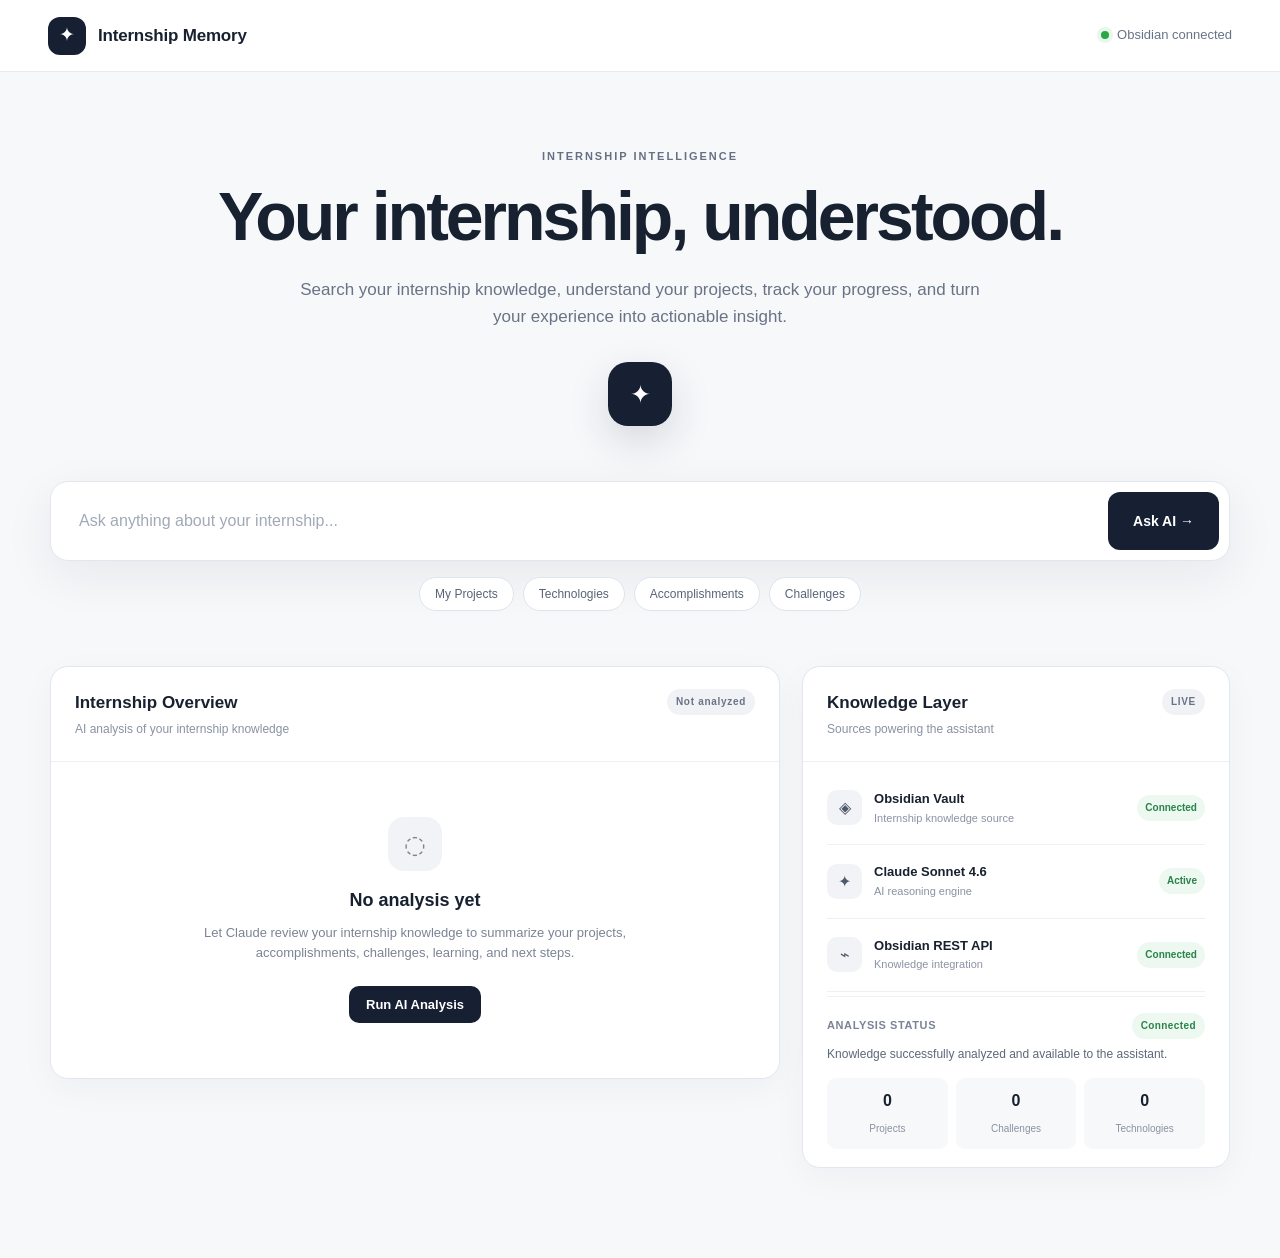
<file: index.html>
<!DOCTYPE html>
<html lang="en">

<head>
    <meta charset="UTF-8">

    <meta
        name="viewport"
        content="width=device-width, initial-scale=1.0"
    >

    <title>AI Internship Memory Assistant</title>

    <link
        rel="stylesheet"
        href="style.css"
    >
</head>

<body>

<header class="topbar">

    <div class="brand">
        <div class="brand-mark">✦</div>

        <div class="brand-name">
            Internship Memory
        </div>
    </div>

    <div class="connection">
        <span class="connection-dot"></span>
        Obsidian connected
    </div>

</header>


<main class="page">

    <!-- HERO -->

    <section class="hero">

        <div class="eyebrow">
            INTERNSHIP INTELLIGENCE
        </div>

        <h1>
            Your internship, understood.
        </h1>

        <p>
            Search your internship knowledge, understand your
            projects, track your progress, and turn your
            experience into actionable insight.
        </p>

        <div class="ai-core">
            ✦
        </div>

    </section>


    <!-- ASK AI -->

    <section class="ask-section">

        <div class="ask-card">

            <div class="ask-row">

                <input
                    id="question"
                    class="question-input"
                    type="text"
                    placeholder="Ask anything about your internship..."
                    autocomplete="off"
                >

                <button
                    id="askButton"
                    class="ask-button"
                    onclick="askQuestion()"
                >
                    Ask AI →
                </button>

            </div>

        </div>


        <!-- QUICK QUESTIONS -->

        <div class="quick-prompts">

            <button
                class="quick-prompt"
                onclick="quickAsk('What projects did I work on during my internship?')"
            >
                My Projects
            </button>

            <button
                class="quick-prompt"
                onclick="quickAsk('What technologies and tools did I use during my internship?')"
            >
                Technologies
            </button>

            <button
                class="quick-prompt"
                onclick="quickAsk('What accomplishments did I achieve during my internship?')"
            >
                Accomplishments
            </button>

            <button
                class="quick-prompt"
                onclick="quickAsk('What challenges and blockers did I encounter during my internship?')"
            >
                Challenges
            </button>

        </div>

    </section>


    <!-- AI RESPONSE -->

    <section
        id="answerWrapper"
        class="answer-wrapper"
    >

        <div class="answer-card">

            <div class="answer-header">

                <div>
                    <div class="answer-title">
                        AI Response
                    </div>
                </div>

                <div class="answer-label">
                    INTERNSHIP KNOWLEDGE
                </div>

            </div>


            <div
                id="answerContent"
                class="answer-content"
            >
                Ask a question to search your internship knowledge.
            </div>

        </div>

    </section>


    <!-- DASHBOARD -->

    <section class="dashboard">


        <!-- INTERNSHIP OVERVIEW -->

        <div class="panel">

            <div class="panel-header">

                <div>

                    <div class="panel-heading">
                        <strong>
                            Internship Overview
                        </strong>
                    </div>

                    <div class="panel-subtitle">
                        AI analysis of your internship knowledge
                    </div>

                </div>

                <span
                    id="healthStatus"
                    class="panel-status"
                >
                    Not analyzed
                </span>

            </div>


            <!-- EMPTY STATE -->

            <div
                id="healthEmpty"
                class="health-empty"
            >

                <div class="empty-symbol">
                    ◌
                </div>

                <h3>
                    No analysis yet
                </h3>

                <p>
                    Let Claude review your internship knowledge
                    to summarize your projects, accomplishments,
                    challenges, learning, and next steps.
                </p>

                <button
                    id="healthButton"
                    class="health-button"
                    onclick="healthCheck()"
                >
                    Run AI Analysis
                </button>

            </div>


            <!-- HEALTH CONTENT -->

            <div
                id="healthContent"
                class="health-content"
            >

                <div class="health-summary">

                    <div class="health-status-left">

                        <span
                            id="healthIndicator"
                            class="health-indicator"
                        ></span>

                        <div>

                            <strong id="healthTitle">
                                Internship Progress
                            </strong>

                            <span>
                                AI-generated assessment
                            </span>

                        </div>

                    </div>

                    <button
                        class="reanalyze-button"
                        onclick="healthCheck()"
                    >
                        Re-analyze
                    </button>

                </div>


                <!-- STATISTICS -->

                <div class="health-stats">

                    <div class="health-stat">
                        <span
                            id="highCount"
                            class="health-stat-number"
                        >
                            0
                        </span>

                        <span class="health-stat-label">
                            Projects
                        </span>
                    </div>


                    <div class="health-stat">
                        <span
                            id="attentionCount"
                            class="health-stat-number"
                        >
                            0
                        </span>

                        <span class="health-stat-label">
                            Challenges
                        </span>
                    </div>


                    <div class="health-stat">
                        <span
                            id="trackCount"
                            class="health-stat-number"
                        >
                            0
                        </span>

                        <span class="health-stat-label">
                            Technologies
                        </span>
                    </div>

                </div>


                <!-- FINDINGS -->

                <div
                    id="healthFindings"
                    class="health-findings"
                ></div>


                <!-- NEXT STEPS -->

                <div class="actions">

                    <div class="section-label">
                        Recommended Next Steps
                    </div>

                    <div
                        id="recommendedActions"
                        class="recommended-actions"
                    ></div>

                </div>

            </div>

        </div>


        <!-- KNOWLEDGE LAYER -->

        <div class="panel">

            <div class="panel-header">

                <div>

                    <div class="panel-heading">
                        <strong>
                            Knowledge Layer
                        </strong>
                    </div>

                    <div class="panel-subtitle">
                        Sources powering the assistant
                    </div>

                </div>

                <span class="panel-status">
                    LIVE
                </span>

            </div>


            <div class="knowledge-body">


                <!-- OBSIDIAN -->

                <div class="knowledge-row">

                    <div class="knowledge-icon">
                        ◈
                    </div>

                    <div class="knowledge-info">

                        <strong>
                            Obsidian Vault
                        </strong>

                        <span>
                            Internship knowledge source
                        </span>

                    </div>

                    <div class="live-badge">
                        Connected
                    </div>

                </div>


                <!-- CLAUDE -->

                <div class="knowledge-row">

                    <div class="knowledge-icon">
                        ✦
                    </div>

                    <div class="knowledge-info">

                        <strong>
                            Claude Sonnet 4.6
                        </strong>

                        <span>
                            AI reasoning engine
                        </span>

                    </div>

                    <div class="live-badge">
                        Active
                    </div>

                </div>


                <!-- REST API -->

                <div class="knowledge-row">

                    <div class="knowledge-icon">
                        ⌁
                    </div>

                    <div class="knowledge-info">

                        <strong>
                            Obsidian REST API
                        </strong>

                        <span>
                            Knowledge integration
                        </span>

                    </div>

                    <div class="live-badge">
                        Connected
                    </div>

                </div>

            </div>

        </div>

    </section>

</main>


<script src="script.js"></script>

</body>
</html>
</file>
<file: style.css>
* {
    box-sizing: border-box;
}


html {
    scroll-behavior: smooth;
}


body {
    margin: 0;

    font-family:
        Inter,
        -apple-system,
        BlinkMacSystemFont,
        "Segoe UI",
        sans-serif;

    background:
        #f7f8fa;

    color:
        #18212f;

    line-height: 1.6;
}


/* ============================================================
   TOP BAR
============================================================ */

.topbar {

    height: 72px;

    padding:
        0 48px;

    display: flex;

    align-items: center;

    justify-content: space-between;

    background: #ffffff;

    border-bottom:
        1px solid #e7eaf0;

    position: sticky;

    top: 0;

    z-index: 100;
}


.brand {

    display: flex;

    align-items: center;

    gap: 12px;
}


.brand-mark {

    width: 38px;

    height: 38px;

    border-radius: 12px;

    display: flex;

    align-items: center;

    justify-content: center;

    background:
        #172033;

    color:
        #ffffff;

    font-size: 19px;
}


.brand-name {

    font-size: 17px;

    font-weight: 700;

    letter-spacing:
        -0.2px;
}


.connection {

    display: flex;

    align-items: center;

    gap: 8px;

    font-size: 13px;

    color: #697386;
}


.connection-dot {

    width: 8px;

    height: 8px;

    border-radius: 50%;

    background: #28a745;

    box-shadow:
        0 0 0 4px rgba(40, 167, 69, 0.1);
}


/* ============================================================
   PAGE
============================================================ */

.page {

    width: min(
        1180px,
        calc(100% - 40px)
    );

    margin:
        0 auto;

    padding:
        70px 0 90px;
}


/* ============================================================
   HERO
============================================================ */

.hero {

    text-align: center;

    max-width: 850px;

    margin:
        0 auto 55px;

    position: relative;
}


.eyebrow {

    display: inline-block;

    font-size: 11px;

    font-weight: 800;

    letter-spacing: 2px;

    color: #657084;

    margin-bottom: 15px;
}


.hero h1 {

    margin: 0;

    font-size:
        clamp(42px, 6vw, 68px);

    line-height: 1.05;

    letter-spacing:
        -3px;

    color: #18212f;
}


.hero p {

    max-width: 680px;

    margin:
        24px auto 0;

    font-size: 17px;

    color: #687386;

}


.ai-core {

    width: 64px;

    height: 64px;

    margin:
        32px auto 0;

    border-radius: 20px;

    display: flex;

    align-items: center;

    justify-content: center;

    background:
        #172033;

    color:
        #ffffff;

    font-size: 25px;

    box-shadow:
        0 15px 40px
        rgba(23, 32, 51, 0.15);
}


/* ============================================================
   ASK
============================================================ */

.ask-section {

    margin-bottom: 55px;
}


.ask-card {

    padding: 10px;

    background:
        #ffffff;

    border:
        1px solid #e2e6ed;

    border-radius: 18px;

    box-shadow:
        0 15px 50px
        rgba(24, 33, 47, 0.07);
}


.ask-row {

    display: flex;

    gap: 10px;
}


.question-input {

    flex: 1;

    min-width: 0;

    height: 58px;

    border: none;

    outline: none;

    padding:
        0 18px;

    font-size: 16px;

    color: #18212f;

    background: transparent;
}


.question-input::placeholder {
    color: #a1a9b7;
}


.ask-button {

    border: none;

    border-radius: 12px;

    padding:
        0 25px;

    background:
        #172033;

    color:
        #ffffff;

    font-size: 14px;

    font-weight: 700;

    cursor: pointer;

    transition:
        transform 0.2s,
        opacity 0.2s;
}


.ask-button:hover {
    transform: translateY(-1px);
}


.ask-button:disabled {

    opacity: 0.6;

    cursor: wait;
}


/* ============================================================
   QUICK PROMPTS
============================================================ */

.quick-prompts {

    display: flex;

    flex-wrap: wrap;

    justify-content: center;

    gap: 9px;

    margin-top: 16px;
}


.quick-prompt {

    border:
        1px solid #dfe4ec;

    background:
        #ffffff;

    color:
        #596477;

    border-radius: 999px;

    padding:
        9px 15px;

    font-size: 12px;

    cursor: pointer;

    transition:
        all 0.2s;
}


.quick-prompt:hover {

    border-color:
        #172033;

    color:
        #172033;

    transform:
        translateY(-1px);
}


/* ============================================================
   ANSWER
============================================================ */

.answer-wrapper {

    display: none;

    margin-bottom: 55px;

    animation:
        fadeIn 0.35s ease;
}


.answer-wrapper.visible {
    display: block;
}


.answer-card {

    background:
        #ffffff;

    border:
        1px solid #e2e6ed;

    border-radius: 18px;

    overflow: hidden;

    box-shadow:
        0 12px 40px
        rgba(24, 33, 47, 0.05);
}


.answer-header {

    padding:
        18px 22px;

    display: flex;

    align-items: center;

    justify-content: space-between;

    border-bottom:
        1px solid #edf0f4;
}


.answer-title {

    font-size: 15px;

    font-weight: 750;
}


.answer-label {

    font-size: 10px;

    font-weight: 800;

    letter-spacing:
        1.2px;

    color: #7b8494;
}


.answer-content {

    padding:
        25px;

    color:
        #394457;

    font-size: 15px;
}


.main-answer {

    font-size: 16px;

    line-height: 1.75;

    color:
        #273244;

    white-space: normal;
}


.response-section {

    margin-top: 25px;

    padding-top: 22px;

    border-top:
        1px solid #edf0f4;
}


.response-section-title {

    font-size: 12px;

    text-transform: uppercase;

    letter-spacing:
        1.1px;

    font-weight: 800;

    color:
        #7a8495;

    margin-bottom:
        12px;
}


.key-points,
.finding-list {

    margin:
        0;

    padding-left:
        20px;
}


.key-points li,
.finding-list li {

    margin-bottom:
        8px;
}


.sources {

    display: flex;

    flex-wrap: wrap;

    gap: 8px;
}


.source-tag {

    padding:
        6px 10px;

    border-radius:
        7px;

    background:
        #f1f3f7;

    color:
        #596477;

    font-size: 12px;
}


/* ============================================================
   LOADING
============================================================ */

.loading {

    display: flex;

    align-items: center;

    gap: 12px;

    color:
        #707a8c;
}


.loading-spinner {

    width: 18px;

    height: 18px;

    border:
        2px solid #e2e6ed;

    border-top-color:
        #172033;

    border-radius: 50%;

    animation:
        spin 0.7s linear infinite;
}


/* ============================================================
   ERROR
============================================================ */

.error-box {

    padding: 18px;

    border:
        1px solid #f0c8c8;

    border-radius: 12px;

    background:
        #fff7f7;

    color:
        #9a3838;
}


.error-box p {

    margin:
        6px 0;

}


.error-message {

    color:
        #9a3838;

    padding:
        10px 0;
}


/* ============================================================
   DASHBOARD
============================================================ */

.dashboard {

    display: grid;

    grid-template-columns:
        1.45fr 0.85fr;

    gap: 22px;

    align-items: start;
}


.panel {

    background:
        #ffffff;

    border:
        1px solid #e2e6ed;

    border-radius:
        18px;

    overflow:
        hidden;

    box-shadow:
        0 10px 35px
        rgba(24, 33, 47, 0.04);
}


.panel-header {

    padding:
        22px 24px;

    display: flex;

    align-items: flex-start;

    justify-content: space-between;

    border-bottom:
        1px solid #edf0f4;
}


.panel-heading {

    font-size:
        17px;
}


.panel-subtitle {

    margin-top:
        3px;

    font-size:
        12px;

    color:
        #8992a2;
}


.panel-status {

    padding:
        5px 9px;

    border-radius:
        999px;

    background:
        #f0f2f5;

    color:
        #687386;

    font-size:
        10px;

    font-weight:
        800;

    letter-spacing:
        0.7px;
}


/* ============================================================
   HEALTH EMPTY
============================================================ */

.health-empty {

    text-align:
        center;

    padding:
        55px 30px;
}


.empty-symbol {

    width:
        54px;

    height:
        54px;

    margin:
        0 auto 15px;

    border-radius:
        16px;

    display:
        flex;

    align-items:
        center;

    justify-content:
        center;

    background:
        #f1f3f6;

    color:
        #7b8494;

    font-size:
        25px;
}


.health-empty h3 {

    margin:
        0 0 8px;

    font-size:
        18px;
}


.health-empty p {

    max-width:
        500px;

    margin:
        0 auto 22px;

    color:
        #7b8494;

    font-size:
        13px;
}


.health-button {

    border:
        none;

    padding:
        11px 17px;

    border-radius:
        10px;

    background:
        #172033;

    color:
        #ffffff;

    font-size:
        13px;

    font-weight:
        700;

    cursor:
        pointer;
}


.health-button:disabled {

    opacity:
        0.6;

    cursor:
        wait;
}


/* ============================================================
   HEALTH CONTENT
============================================================ */

.health-content {

    display:
        none;

    padding:
        22px 24px 26px;
}


.health-summary {

    display:
        flex;

    align-items:
        center;

    justify-content:
        space-between;

    gap:
        15px;

    margin-bottom:
        20px;
}


.health-status-left {

    display:
        flex;

    align-items:
        center;

    gap:
        11px;
}


.health-status-left strong {

    display:
        block;

    font-size:
        14px;
}


.health-status-left span:last-child {

    display:
        block;

    font-size:
        11px;

    color:
        #8a93a2;
}


.health-indicator {

    width:
        10px;

    height:
        10px;

    border-radius:
        50%;

    background:
        #28a745;
}


.reanalyze-button {

    border:
        1px solid #dfe4ec;

    background:
        #ffffff;

    border-radius:
        8px;

    padding:
        7px 10px;

    font-size:
        11px;

    cursor:
        pointer;
}


/* ============================================================
   HEALTH STATS
============================================================ */

.health-stats {

    display:
        grid;

    grid-template-columns:
        repeat(3, 1fr);

    gap:
        10px;

    margin-bottom:
        20px;
}


.health-stat {

    padding:
        16px;

    background:
        #f7f8fa;

    border-radius:
        12px;

    text-align:
        center;
}


.health-stat-number {

    display:
        block;

    font-size:
        26px;

    font-weight:
        800;

    color:
        #18212f;
}


.health-stat-label {

    font-size:
        11px;

    color:
        #7b8494;
}


/* ============================================================
   FINDINGS
============================================================ */

.health-findings {

    display:
        flex;

    flex-direction:
        column;

    gap:
        12px;
}


.finding-card {

    padding:
        15px;

    background:
        #fafbfc;

    border:
        1px solid #edf0f4;

    border-radius:
        11px;
}


.finding-title {

    font-size:
        12px;

    font-weight:
        800;

    color:
        #566174;

    text-transform:
        uppercase;

    letter-spacing:
        0.8px;

    margin-bottom:
        8px;
}


.finding-card p {

    margin:
        0;

    font-size:
        13px;

    color:
        #5d6879;
}


/* ------------------------------------------------------------
   STRUCTURED HEALTH CARDS (Projects / Accomplishments /
   Challenges / Learning / Current Focus)
   These classes are generated by createStructuredCard() in
   script.js and were previously unstyled, which is why the
   card number, title, status badge, description and resource
   tags all rendered jammed together with no spacing.
------------------------------------------------------------ */

.section-label {

    margin-bottom:
        11px;

    margin-top:
        22px;

    font-size:
        12px;

    font-weight:
        800;

    text-transform:
        uppercase;

    letter-spacing:
        0.8px;

    color:
        #7a8495;
}


.section-label:first-child {
    margin-top: 0;
}


.health-card-grid {

    display:
        flex;

    flex-direction:
        column;

    gap:
        10px;

    margin-bottom:
        6px;
}


.structured-card {

    display:
        flex;

    align-items:
        flex-start;

    gap:
        12px;

    padding:
        0;
}


.card-number {

    flex-shrink:
        0;

    width:
        24px;

    height:
        24px;

    margin:
        15px 0 0 15px;

    border-radius:
        7px;

    background:
        #eef1f5;

    color:
        #596477;

    font-size:
        12px;

    font-weight:
        700;

    display:
        flex;

    align-items:
        center;

    justify-content:
        center;
}


.card-body {

    flex:
        1;

    min-width:
        0;
}


.overview-card {

    background:
        #f3f5f8;
}


/* ------------------------------------------------------------
   COLLAPSIBLE CARD TOGGLE
   Only the number + a one-line summary show by default; the
   full description, status badge, and resources sit in
   .card-details, which is hidden (max-height: 0) until the
   card is clicked open.
------------------------------------------------------------ */

.card-toggle {

    width:
        100%;

    display:
        flex;

    align-items:
        center;

    justify-content:
        space-between;

    gap:
        10px;

    padding:
        15px 15px 15px 0;

    border:
        none;

    background:
        transparent;

    cursor:
        pointer;

    text-align:
        left;

    font:
        inherit;

    color:
        inherit;
}


.card-summary {

    flex:
        1;

    min-width:
        0;

    font-size:
        13px;

    font-weight:
        650;

    color:
        #2c3648;

    white-space:
        nowrap;

    overflow:
        hidden;

    text-overflow:
        ellipsis;
}


.card-chevron {

    flex-shrink:
        0;

    color:
        #98a1b0;

    font-size:
        14px;

    transition:
        transform 0.2s ease;
}


.structured-card.expanded .card-chevron {

    transform:
        rotate(180deg);
}


.structured-card.expanded .card-summary {

    white-space:
        normal;

    color:
        #18212f;
}


.card-details {

    max-height:
        0;

    overflow:
        hidden;

    padding:
        0 15px;

    transition:
        max-height 0.25s ease;
}


.structured-card.expanded .card-details {

    padding-bottom:
        15px;
}


.finding-status {

    display:
        inline-block;

    padding:
        3px 9px;

    border-radius:
        999px;

    font-size:
        10px;

    font-weight:
        700;

    text-transform:
        uppercase;

    letter-spacing:
        0.4px;

    margin-bottom:
        8px;
}


.status-completed {

    background:
        #edf8f0;

    color:
        #29834a;
}


.status-progress {

    background:
        #fff8e6;

    color:
        #b8860b;
}


.status-blocked {

    background:
        #fdecec;

    color:
        #c0392b;
}


.status-encountered {

    background:
        #fdecec;

    color:
        #c0392b;
}


.status-default {

    background:
        #f0f2f5;

    color:
        #687386;
}


.finding-description {

    margin:
        4px 0 0;

    font-size:
        13px;

    color:
        #5d6879;

    line-height:
        1.6;
}


.resource-block {

    margin-top:
        10px;
}


.resource-label {

    font-size:
        10px;

    font-weight:
        800;

    text-transform:
        uppercase;

    letter-spacing:
        0.6px;

    color:
        #8a93a2;

    margin-bottom:
        6px;
}


.finding-sources {

    display:
        flex;

    flex-wrap:
        wrap;

    gap:
        6px;
}


.resource-tag {

    padding:
        4px 9px;

    border-radius:
        6px;

    background:
        #eef1f5;

    color:
        #596477;

    font-size:
        11px;
}


/* ============================================================
   NEXT STEPS
============================================================ */

.actions {

    margin-top:
        25px;

    padding-top:
        20px;

    border-top:
        1px solid #edf0f4;
}


.recommended-actions {

    display:
        flex;

    flex-direction:
        column;

    gap:
        8px;
}


.action-item {

    padding:
        11px 13px;

    border-radius:
        9px;

    background:
        #f5f7f9;

    font-size:
        12px;

    color:
        #596477;
}


.action-item strong {

    display:
        block;

    color:
        #273244;

    font-size:
        13px;

    margin-bottom:
        3px;
}


.action-item p {

    margin:
        0;
}


.no-data {

    font-size:
        12px;

    color:
        #8992a2;
}


/* ============================================================
   KNOWLEDGE LAYER
============================================================ */

.knowledge-body {

    padding:
        10px 24px 18px;
}


.knowledge-row {

    display:
        flex;

    align-items:
        center;

    gap:
        12px;

    padding:
        17px 0;

    border-bottom:
        1px solid #edf0f4;
}


.knowledge-row:last-child {

    border-bottom:
        none;
}


.knowledge-icon {

    width:
        35px;

    height:
        35px;

    border-radius:
        10px;

    background:
        #f1f3f6;

    display:
        flex;

    align-items:
        center;

    justify-content:
        center;

    font-size:
        16px;

    color:
        #4e596b;
}


.knowledge-info {

    flex:
        1;
}


.knowledge-info strong {

    display:
        block;

    font-size:
        13px;
}


.knowledge-info span {

    display:
        block;

    font-size:
        11px;

    color:
        #8a93a2;
}


.live-badge {

    font-size:
        10px;

    color:
        #29834a;

    background:
        #edf8f0;

    padding:
        5px 8px;

    border-radius:
        999px;

    font-weight:
        700;
}


/* ------------------------------------------------------------
   CONNECTION DETAILS CARD
   Rendered inside .knowledge-body by showConnectionDetails()
   in script.js (previously it was inserted as a sibling of the
   Knowledge Layer panel in the dashboard grid, which is what
   made that column keep growing/shifting).
------------------------------------------------------------ */

.connection-details-card {

    margin-top:
        4px;

    padding-top:
        16px;

    border-top:
        1px solid #edf0f4;
}


.connection-status {

    flex-shrink:
        0;

    padding:
        5px 9px;

    border-radius:
        999px;

    font-size:
        10px;

    font-weight:
        800;

    letter-spacing:
        0.4px;
}


.connection-good {

    background:
        #edf8f0;

    color:
        #29834a;
}


.connection-working {

    background:
        #fff8e6;

    color:
        #b8860b;
}


.connection-error {

    background:
        #fdecec;

    color:
        #c0392b;
}


.connection-analysis-header {

    display:
        flex;

    align-items:
        center;

    justify-content:
        space-between;

    gap:
        10px;

    margin-bottom:
        6px;
}


.connection-analysis-title {

    font-size:
        11px;

    font-weight:
        800;

    text-transform:
        uppercase;

    letter-spacing:
        0.6px;

    color:
        #7a8495;
}


.connection-analysis-text {

    font-size:
        12px;

    color:
        #5d6879;

    margin-bottom:
        14px;
}


.connection-stats {

    display:
        grid;

    grid-template-columns:
        repeat(3, 1fr);

    gap:
        8px;
}


.connection-stat {

    padding:
        10px;

    background:
        #f7f8fa;

    border-radius:
        9px;

    text-align:
        center;
}


.connection-stat strong {

    display:
        block;

    font-size:
        16px;

    color:
        #18212f;
}


.connection-stat span {

    font-size:
        10px;

    color:
        #8992a2;
}


/* ============================================================
   ANIMATIONS
============================================================ */

@keyframes spin {

    to {
        transform:
            rotate(360deg);
    }

}


@keyframes fadeIn {

    from {
        opacity:
            0;

        transform:
            translateY(8px);
    }

    to {
        opacity:
            1;

        transform:
            translateY(0);
    }

}


/* ============================================================
   MOBILE
============================================================ */

@media (max-width: 800px) {

    .topbar {

        padding:
            0 20px;
    }


    .page {

        width:
            calc(100% - 24px);

        padding-top:
            45px;
    }


    .hero h1 {

        letter-spacing:
            -1.5px;

        font-size:
            42px;
    }


    .hero p {

        font-size:
            15px;
    }


    .ask-row {

        flex-direction:
            column;
    }


    .question-input {

        height:
            55px;
    }


    .ask-button {

        height:
            50px;
    }


    .dashboard {

        grid-template-columns:
            1fr;
    }


    .connection {

        display:
            none;
    }

}


@media (max-width: 500px) {

    .health-stats {

        grid-template-columns:
            1fr;
    }


    .quick-prompts {

        justify-content:
            flex-start;
    }


    .quick-prompt {

        font-size:
            11px;
    }


    .answer-header {

        align-items:
            flex-start;

        gap:
            10px;
    }

}
</file>
